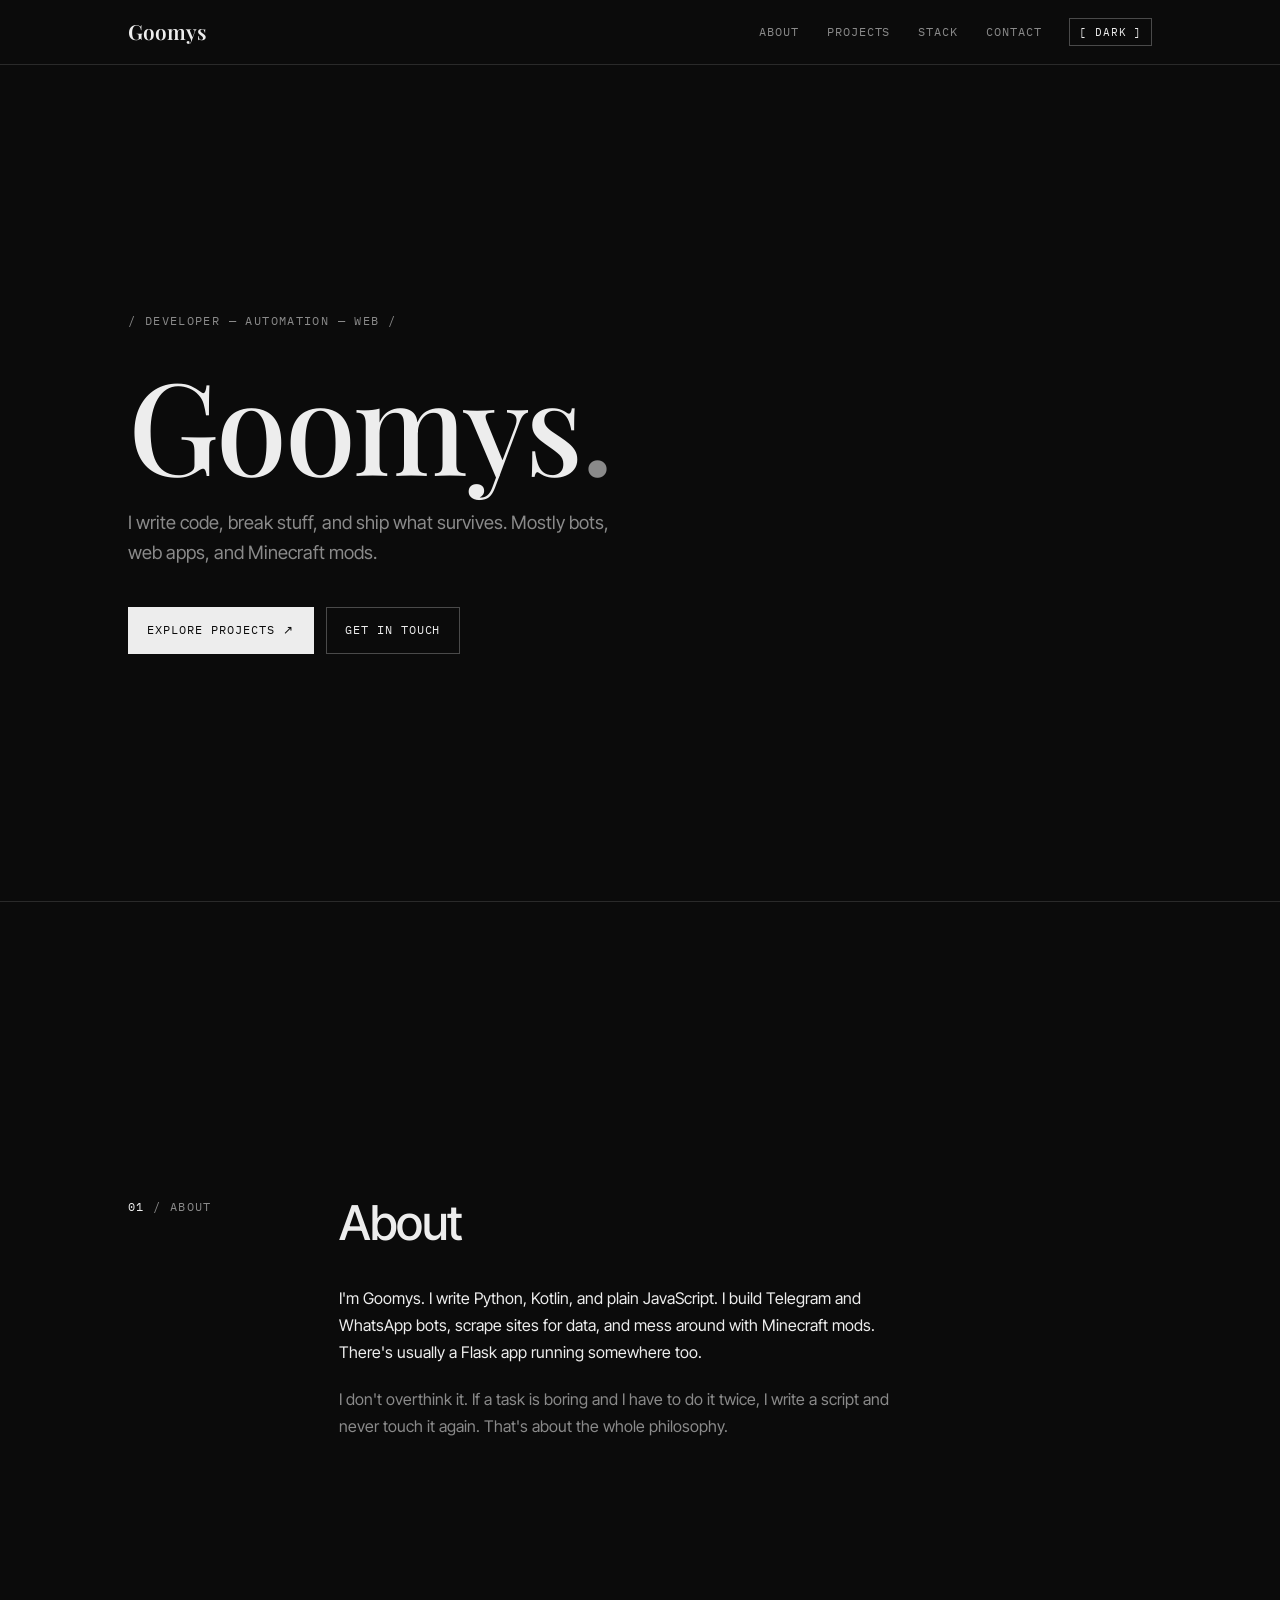
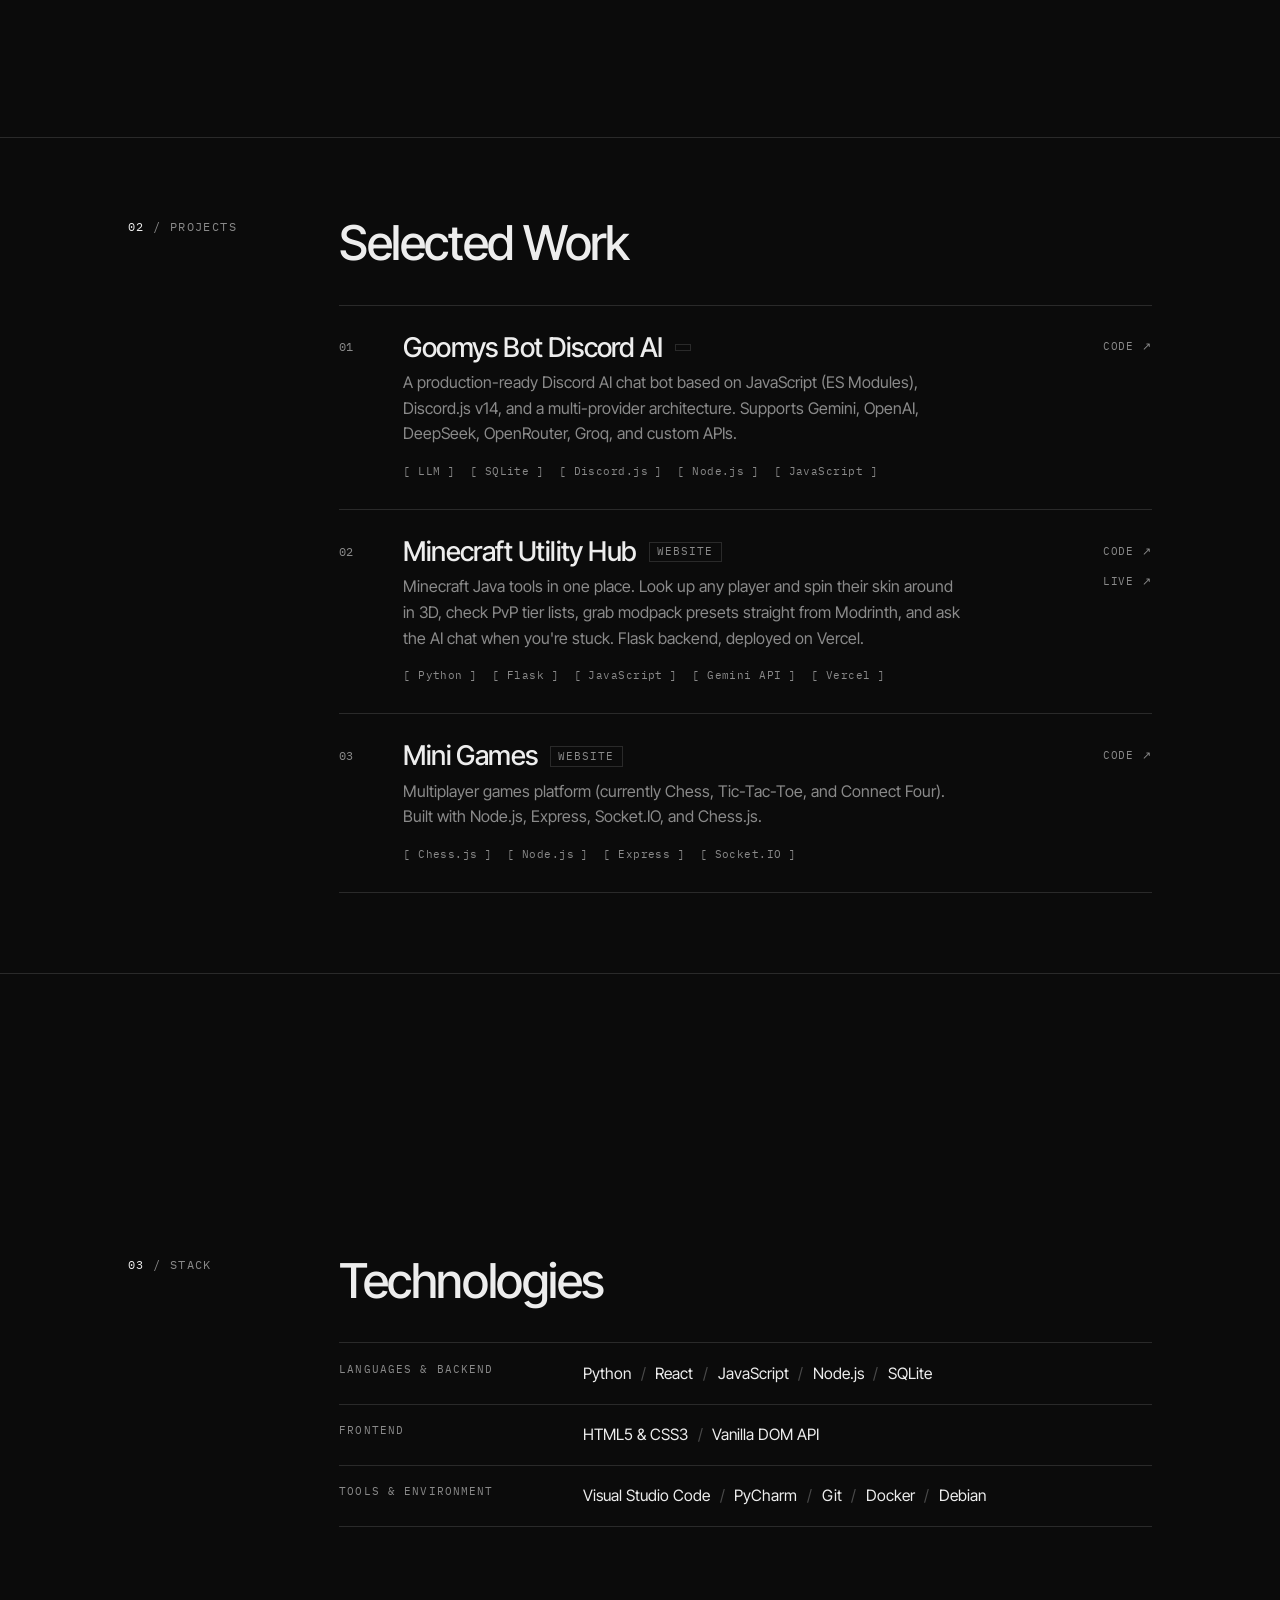
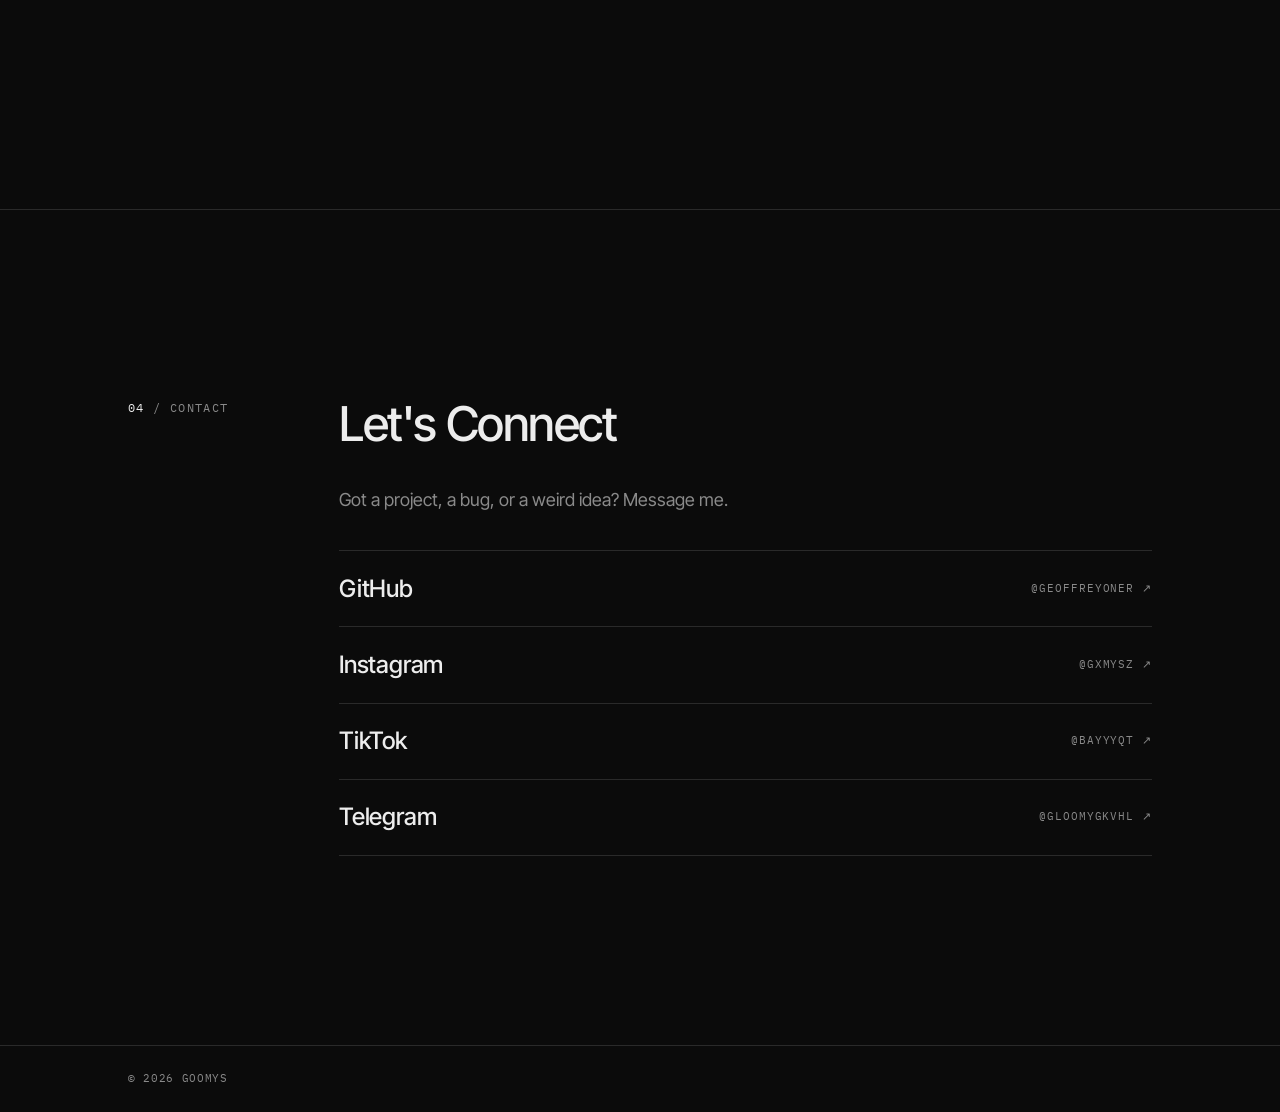
<file: static/index.html>
<!DOCTYPE html>
<html lang="en">
<head>
    <meta charset="UTF-8">
    <meta name="viewport" content="width=device-width, initial-scale=1.0">
    <title>Goomys | Dev</title>
    <meta name="description" content="Goomys — I write Python, Kotlin, and plain JavaScript. Bots, web apps, and Minecraft mods.">
    <link rel="canonical" href="https://goomys.biz.id/">
    <link rel="icon" href="/favicon.ico" sizes="any">

    <meta property="og:type" content="website">
    <meta property="og:site_name" content="Goomys">
    <meta property="og:title" content="Goomys | Dev">
    <meta property="og:description" content="Goomys — I write Python, Kotlin, and plain JavaScript. Bots, web apps, and Minecraft mods.">
    <meta property="og:url" content="https://goomys.biz.id/">
    <meta name="twitter:card" content="summary">

    <link rel="preload" href="assets/fonts/inter-tight-var.woff2" as="font" type="font/woff2" crossorigin>
    <link rel="preload" href="assets/fonts/playfair-display-var.woff2" as="font" type="font/woff2" crossorigin>
    <link rel="stylesheet" href="css/style.css">

    <script src="js/theme-init.js"></script>
</head>
<body>
    <a href="#main" class="skip">Skip to content</a>
    <div class="scroll-progress" id="scroll-progress"></div>

    <nav class="navbar" aria-label="Primary">
        <div class="wrap nav-inner">
            <a href="#home" class="brand">
                Goomys
            </a>
            <button class="mobile-menu-btn" aria-expanded="false" aria-controls="primary-nav" aria-label="Toggle menu">
                <svg viewBox="0 0 24 24" width="22" height="22" stroke="currentColor" stroke-width="2" fill="none" aria-hidden="true"><path d="M4 6h16M4 12h16M4 18h16"></path></svg>
            </button>
            <div class="nav-links" id="primary-nav">
                <a href="#about" class="nav-link">About</a>
                <a href="#projects" class="nav-link">Projects</a>
                <a href="#stack" class="nav-link">Stack</a>
                <a href="#contact" class="nav-link">Contact</a>
                <button id="theme-toggle" class="theme-toggle" type="button" aria-pressed="true" aria-label="Switch to light mode">[ Dark ]</button>
            </div>
        </div>
    </nav>

    <main id="main">
        <section id="home" class="hero">
            <div class="wrap">
                <p class="eyebrow hero-eyebrow reveal">/ Developer — Automation — Web / </p>
                <h1 class="hero-title reveal">Goomys<span class="hero-dot">.</span></h1>
                <p class="hero-desc reveal">I write code, break stuff, and ship what survives. Mostly bots, web apps, and Minecraft mods.</p>
                <div class="hero-actions reveal">
                    <a href="#projects" class="btn btn--solid">Explore Projects <span class="arrow" aria-hidden="true">↗</span></a>
                    <a href="#contact" class="btn">Get in touch</a>
                </div>
            </div>
        </section>

        <section id="about" class="section">
            <div class="wrap section-grid">
                <p class="section-label"><span class="num">01</span> / About</p>
                <div>
                    <h2 class="section-title reveal">About</h2>
                    <div class="prose reveal">
                        <p>I'm Goomys. I write Python, Kotlin, and plain JavaScript. I build Telegram and WhatsApp bots, scrape sites for data, and mess around with Minecraft mods. There's usually a Flask app running somewhere too.</p>
                        <p>I don't overthink it. If a task is boring and I have to do it twice, I write a script and never touch it again. That's about the whole philosophy.</p>
                    </div>
                </div>
            </div>
        </section>

        <section id="projects" class="section">
            <div class="wrap section-grid">
                <p class="section-label"><span class="num">02</span> / Projects</p>
                <div>
                    <h2 class="section-title reveal">Selected Work</h2>
                    <ol id="projects-list" class="project-list reveal"></ol>
                </div>
            </div>
        </section>

        <section id="stack" class="section">
            <div class="wrap section-grid">
                <p class="section-label"><span class="num">03</span> / Stack</p>
                <div>
                    <h2 class="section-title reveal">Technologies</h2>
                    <div class="spec reveal">
                        <div class="spec-row">
                            <span class="spec-label">Languages &amp; Backend</span>
                            <div class="spec-items">
                                <span>Python</span><span>React</span><span>JavaScript</span><span>Node.js</span><span>SQLite</span>
                            </div>
                        </div>
                        <div class="spec-row">
                            <span class="spec-label">Frontend</span>
                            <div class="spec-items">
                                <span>HTML5 &amp; CSS3</span><span>Vanilla DOM API</span>
                            </div>
                        </div>
                        <div class="spec-row">
                            <span class="spec-label">Tools &amp; Environment</span>
                            <div class="spec-items">
                                <span>Visual Studio Code</span><span>PyCharm</span><span>Git</span><span>Docker</span><span>Debian</span>
                            </div>
                        </div>
                    </div>
                </div>
            </div>
        </section>

        <section id="contact" class="section">
            <div class="wrap section-grid">
                <p class="section-label"><span class="num">04</span> / Contact</p>
                <div>
                    <h2 class="section-title reveal">Let's Connect</h2>
                    <p class="contact-intro reveal">Got a project, a bug, or a weird idea? Message me.</p>
                    <ul class="contact-list reveal">
                        <li>
                            <a href="https://github.com/geoffreyoner" target="_blank" rel="noopener noreferrer" class="contact-row">
                                <span class="contact-name">GitHub</span>
                                <span class="contact-meta">@geoffreyoner <span class="contact-arrow" aria-hidden="true">↗</span></span>
                            </a>
                        </li>
                        <li>
                            <a href="https://instagram.com/gxmysz" target="_blank" rel="noopener noreferrer" class="contact-row">
                                <span class="contact-name">Instagram</span>
                                <span class="contact-meta">@gxmysz <span class="contact-arrow" aria-hidden="true">↗</span></span>
                            </a>
                        </li>
                        <li>
                            <a href="https://tiktok.com/@bayyyqt" target="_blank" rel="noopener noreferrer" class="contact-row">
                                <span class="contact-name">TikTok</span>
                                <span class="contact-meta">@bayyyqt <span class="contact-arrow" aria-hidden="true">↗</span></span>
                            </a>
                        </li>
                        <li>
                            <a href="https://t.me/gloomygkvhl" target="_blank" rel="noopener noreferrer" class="contact-row">
                                <span class="contact-name">Telegram</span>
                                <span class="contact-meta">@gloomygkvhl <span class="contact-arrow" aria-hidden="true">↗</span></span>
                            </a>
                        </li>
                    </ul>
                </div>
            </div>
        </section>
    </main>

    <footer class="footer">
        <div class="wrap footer-inner">
            <p>© <span id="footer-year">2026</span> Goomys</p>
        </div>
    </footer>

    <script src="js/year.js" defer></script>
    <script type="module" src="js/main.js"></script>
</body>
</html>
</file>
<file: static/css/style.css>
@font-face {
    font-family: 'Inter Tight';
    font-style: normal;
    font-weight: 400 700;
    font-display: swap;
    src: url('../assets/fonts/inter-tight-var.woff2') format('woff2');
    unicode-range: U+0000-00FF, U+0131, U+0152-0153, U+02BB-02BC, U+02C6, U+02DA, U+02DC, U+0304, U+0308, U+0329, U+2000-206F, U+20AC, U+2122, U+2191, U+2193, U+2212, U+2215, U+FEFF, U+FFFD;
}

@font-face {
    font-family: 'IBM Plex Mono';
    font-style: normal;
    font-weight: 400;
    font-display: swap;
    src: url('../assets/fonts/ibm-plex-mono-400.woff2') format('woff2');
    unicode-range: U+0000-00FF, U+0131, U+0152-0153, U+02BB-02BC, U+02C6, U+02DA, U+02DC, U+0304, U+0308, U+0329, U+2000-206F, U+20AC, U+2122, U+2191, U+2193, U+2212, U+2215, U+FEFF, U+FFFD;
}

@font-face {
    font-family: 'IBM Plex Mono';
    font-style: normal;
    font-weight: 500;
    font-display: swap;
    src: url('../assets/fonts/ibm-plex-mono-500.woff2') format('woff2');
    unicode-range: U+0000-00FF, U+0131, U+0152-0153, U+02BB-02BC, U+02C6, U+02DA, U+02DC, U+0304, U+0308, U+0329, U+2000-206F, U+20AC, U+2122, U+2191, U+2193, U+2212, U+2215, U+FEFF, U+FFFD;
}

@font-face {
    font-family: 'Playfair Display';
    font-style: normal;
    font-weight: 400 900;
    font-display: swap;
    src: url('../assets/fonts/playfair-display-var.woff2') format('woff2');
    unicode-range: U+0000-00FF, U+0131, U+0152-0153, U+02BB-02BC, U+02C6, U+02DA, U+02DC, U+0304, U+0308, U+0329, U+2000-206F, U+20AC, U+2122, U+2191, U+2193, U+2212, U+2215, U+FEFF, U+FFFD;
}

:root {
    --font-sans: 'Inter Tight', system-ui, -apple-system, 'Segoe UI', Roboto, sans-serif;
    --font-serif: 'Playfair Display', Georgia, 'Times New Roman', serif;
    --font-mono: 'IBM Plex Mono', ui-monospace, SFMono-Regular, Menlo, Consolas, monospace;

    --bg: #0b0b0b;
    --surface: #121212;
    --text: #ededed;
    --muted: #8a8a8a;
    --line: #2a2a2a;
    --line-strong: #4a4a4a;

    --max: 1120px;
    --nav-h: 64px;
    --pad: clamp(1.25rem, 5vw, 3rem);
    --ease: cubic-bezier(0.2, 0.7, 0.2, 1);

    color-scheme: dark;
}

[data-theme="light"] {
    --bg: #f2f2ee;
    --surface: #ffffff;
    --text: #0b0b0b;
    --muted: #5c5c5c;
    --line: #d6d6d0;
    --line-strong: #9a9a94;

    color-scheme: light;
}

*, *::before, *::after { box-sizing: border-box; }

html {
    scroll-behavior: smooth;
    -webkit-text-size-adjust: 100%;
}

body {
    margin: 0;
    background: var(--bg);
    color: var(--text);
    font-family: var(--font-sans);
    font-size: 1rem;
    line-height: 1.6;
    -webkit-font-smoothing: antialiased;
    text-rendering: optimizeLegibility;
    overflow-x: clip;
}

section[id] { scroll-margin-top: var(--nav-h); }

h1, h2, h3 {
    margin: 0;
    font-weight: 500;
    line-height: 1.05;
    letter-spacing: -0.03em;
}

p { margin: 0; }
a { color: inherit; }
img { display: block; max-width: 100%; }

::selection {
    background: var(--text);
    color: var(--bg);
}

:focus-visible {
    outline: 2px solid var(--text);
    outline-offset: 3px;
}

.theme-transition,
.theme-transition *,
.theme-transition *::before,
.theme-transition *::after {
    transition: background-color 0.3s ease, color 0.3s ease,
                border-color 0.3s ease, fill 0.3s ease, stroke 0.3s ease !important;
}

.wrap {
    width: 100%;
    max-width: var(--max);
    margin: 0 auto;
    padding-inline: var(--pad);
}

.skip {
    position: absolute;
    top: 0;
    left: -9999px;
    z-index: 1000;
    padding: 0.75rem 1rem;
    background: var(--text);
    color: var(--bg);
    font-family: var(--font-mono);
    font-size: 0.75rem;
    text-transform: uppercase;
    letter-spacing: 0.08em;
    text-decoration: none;
}

.skip:focus { left: 0; }

.scroll-progress {
    position: fixed;
    top: 0;
    left: 0;
    z-index: 200;
    width: 0;
    height: 2px;
    background: var(--text);
}

/* ---------- Nav ---------- */

.navbar {
    position: sticky;
    top: 0;
    z-index: 100;
    background: var(--bg);
    border-bottom: 1px solid var(--line);
}

.nav-inner {
    display: flex;
    align-items: center;
    justify-content: space-between;
    gap: 1.5rem;
    height: 64px;
}

.brand {
    display: inline-flex;
    align-items: center;
    gap: 0.6rem;
    font-family: var(--font-serif);
    font-size: 1.3rem;
    font-weight: 600;
    letter-spacing: 0;
    text-decoration: none;
}

.brand-mark {
    width: 9px;
    height: 9px;
    background: var(--text);
}

.nav-links {
    display: flex;
    align-items: center;
    gap: 1.75rem;
}

.nav-link {
    position: relative;
    padding-block: 0.25rem;
    font-family: var(--font-mono);
    font-size: 0.72rem;
    text-transform: uppercase;
    letter-spacing: 0.08em;
    text-decoration: none;
    color: var(--muted);
    transition: color 0.2s ease;
}

.nav-link::after {
    content: '';
    position: absolute;
    left: 0;
    bottom: 0;
    width: 0;
    height: 1px;
    background: var(--text);
    transition: width 0.25s var(--ease);
}

.nav-link:hover,
.nav-link.active { color: var(--text); }

.nav-link:hover::after,
.nav-link.active::after { width: 100%; }

.theme-toggle {
    padding: 0.4rem 0.55rem;
    border: 1px solid var(--line-strong);
    background: transparent;
    color: var(--text);
    font-family: var(--font-mono);
    font-size: 0.68rem;
    letter-spacing: 0.08em;
    text-transform: uppercase;
    cursor: pointer;
    transition: background-color 0.2s ease, color 0.2s ease, border-color 0.2s ease;
}

.theme-toggle:hover {
    background: var(--text);
    color: var(--bg);
    border-color: var(--text);
}

.mobile-menu-btn {
    display: none;
    align-items: center;
    justify-content: center;
    width: 40px;
    height: 40px;
    padding: 0;
    border: 1px solid var(--line);
    background: transparent;
    color: var(--text);
    cursor: pointer;
}

/* ---------- Typography helpers ---------- */

.eyebrow,
.section-label,
.meta {
    font-family: var(--font-mono);
    font-size: 0.72rem;
    text-transform: uppercase;
    letter-spacing: 0.12em;
    color: var(--muted);
}

/* ---------- Hero ---------- */

.hero {
    display: flex;
    flex-direction: column;
    justify-content: center;
    min-height: calc(100vh - var(--nav-h));
    min-height: calc(100svh - var(--nav-h));
    padding-block: clamp(4.5rem, 14vh, 9rem);
}

.hero-eyebrow {
    margin-bottom: 2rem;
}

.hero-title {
    margin-bottom: 1.5rem;
    font-family: var(--font-serif);
    font-size: clamp(3.5rem, 12vw, 8rem);
    font-weight: 500;
    line-height: 0.95;
    letter-spacing: -0.02em;
}

.hero-dot { color: var(--muted); }

.hero-desc {
    max-width: 46ch;
    margin-bottom: 2.5rem;
    color: var(--muted);
    font-size: clamp(1rem, 1.5vw, 1.15rem);
}

.hero-actions {
    display: flex;
    flex-wrap: wrap;
    gap: 0.75rem;
}

/* ---------- Buttons ---------- */

.btn {
    display: inline-flex;
    align-items: center;
    gap: 0.55rem;
    padding: 0.8rem 1.15rem;
    border: 1px solid var(--line-strong);
    background: transparent;
    color: var(--text);
    font-family: var(--font-mono);
    font-size: 0.74rem;
    letter-spacing: 0.08em;
    text-transform: uppercase;
    text-decoration: none;
    cursor: pointer;
    transition: background-color 0.2s ease, color 0.2s ease, border-color 0.2s ease;
}

.btn:hover {
    background: var(--text);
    color: var(--bg);
    border-color: var(--text);
}

.btn--solid {
    background: var(--text);
    color: var(--bg);
    border-color: var(--text);
}

.btn--solid:hover {
    background: transparent;
    color: var(--text);
    border-color: var(--line-strong);
}

.btn .arrow {
    transition: transform 0.2s ease;
}

.btn:hover .arrow { transform: translate(2px, -2px); }

/* ---------- Sections ---------- */

.section {
    display: flex;
    flex-direction: column;
    justify-content: center;
    min-height: calc(100vh - var(--nav-h));
    min-height: calc(100svh - var(--nav-h));
    padding-block: clamp(3rem, 8vh, 6rem);
    border-top: 1px solid var(--line);
}

.section-grid {
    display: grid;
    grid-template-columns: 160px minmax(0, 1fr);
    gap: clamp(1.5rem, 4vw, 4rem);
    align-items: start;
}

.section-label {
    position: sticky;
    top: 88px;
    margin: 0;
}

.section-label .num { color: var(--text); }

.section-title {
    margin-bottom: 2.25rem;
    font-size: clamp(1.8rem, 4vw, 3rem);
}

/* ---------- About ---------- */

.prose {
    display: grid;
    gap: 1.25rem;
    max-width: 62ch;
    font-size: clamp(1rem, 1.2vw, 1.1rem);
    line-height: 1.7;
}

.prose p { color: var(--muted); }
.prose p:first-child { color: var(--text); }

/* ---------- Projects ---------- */

.project-list {
    margin: 0;
    padding: 0;
    list-style: none;
    border-top: 1px solid var(--line);
}

.project-row {
    display: grid;
    grid-template-columns: 2.5rem minmax(0, 1fr) auto;
    gap: 1.5rem;
    padding-block: 1.75rem;
    border-bottom: 1px solid var(--line);
    transition: background-color 0.2s ease;
}

.project-row:hover {
    background: var(--surface);
}

.project-index {
    padding-top: 0.3rem;
    font-family: var(--font-mono);
    font-size: 0.72rem;
    color: var(--muted);
}

.project-top {
    display: flex;
    flex-wrap: wrap;
    align-items: center;
    gap: 0.75rem;
    margin-bottom: 0.5rem;
}

.project-title {
    font-size: clamp(1.25rem, 2.2vw, 1.7rem);
    letter-spacing: -0.02em;
}

.project-category {
    padding: 0.15rem 0.45rem;
    border: 1px solid var(--line);
    font-family: var(--font-mono);
    font-size: 0.66rem;
    line-height: 1.3;
    text-transform: uppercase;
    letter-spacing: 0.1em;
    color: var(--muted);
}

.project-desc {
    max-width: 62ch;
    margin-bottom: 1rem;
    color: var(--muted);
}

.project-tech {
    display: flex;
    flex-wrap: wrap;
    gap: 0.4rem 0.9rem;
    margin: 0;
    padding: 0;
    list-style: none;
    font-family: var(--font-mono);
    font-size: 0.7rem;
    letter-spacing: 0.04em;
    color: var(--muted);
}

.project-tech li::before { content: '[ '; }
.project-tech li::after { content: ' ]'; }

.project-links {
    display: flex;
    flex-direction: column;
    align-items: flex-end;
    gap: 0.6rem;
    padding-top: 0.3rem;
    font-family: var(--font-mono);
    font-size: 0.7rem;
    text-transform: uppercase;
    letter-spacing: 0.08em;
}

.project-links a {
    padding-bottom: 2px;
    border-bottom: 1px solid transparent;
    color: var(--muted);
    text-decoration: none;
    transition: color 0.2s ease, border-color 0.2s ease;
}

.project-links a:hover {
    color: var(--text);
    border-color: var(--text);
}

/* ---------- Stack ---------- */

.spec { border-top: 1px solid var(--line); }

.spec-row {
    display: grid;
    grid-template-columns: 220px minmax(0, 1fr);
    gap: 1.5rem;
    padding-block: 1.1rem;
    border-bottom: 1px solid var(--line);
}

.spec-label {
    font-family: var(--font-mono);
    font-size: 0.7rem;
    text-transform: uppercase;
    letter-spacing: 0.1em;
    color: var(--muted);
}

.spec-items {
    display: flex;
    flex-wrap: wrap;
    font-size: 0.98rem;
}

.spec-items span + span::before {
    content: '/';
    margin-inline: 0.6rem;
    color: var(--line-strong);
}

/* ---------- Contact ---------- */

.contact-intro {
    max-width: 48ch;
    margin-bottom: 2.25rem;
    color: var(--muted);
    font-size: clamp(1rem, 1.4vw, 1.15rem);
}

.contact-list {
    margin: 0;
    padding: 0;
    list-style: none;
    border-top: 1px solid var(--line);
}

.contact-list li { border-bottom: 1px solid var(--line); }

.contact-row {
    display: flex;
    align-items: center;
    justify-content: space-between;
    gap: 1rem;
    padding-block: 1.15rem;
    text-decoration: none;
    transition: padding-left 0.2s ease;
}

.contact-row:hover { padding-left: 0.5rem; }

.contact-name {
    font-size: clamp(1.15rem, 2vw, 1.5rem);
    font-weight: 500;
    letter-spacing: -0.01em;
}

.contact-meta {
    display: inline-flex;
    align-items: center;
    gap: 0.5rem;
    font-family: var(--font-mono);
    font-size: 0.7rem;
    text-transform: uppercase;
    letter-spacing: 0.08em;
    color: var(--muted);
}

.contact-arrow { transition: transform 0.2s ease; }
.contact-row:hover .contact-arrow { transform: translate(2px, -2px); }

/* ---------- Footer ---------- */

.footer {
    border-top: 1px solid var(--line);
    padding-block: 1.5rem;
}

.footer-inner {
    display: flex;
    flex-wrap: wrap;
    justify-content: space-between;
    gap: 0.75rem;
    font-family: var(--font-mono);
    font-size: 0.7rem;
    text-transform: uppercase;
    letter-spacing: 0.06em;
    color: var(--muted);
}

/* ---------- 404 ---------- */

.error-page {
    display: flex;
    align-items: center;
    min-height: 100svh;
    padding-block: clamp(4rem, 12vh, 8rem) 3rem;
}

.error-card { max-width: 560px; }

.error-code {
    margin-bottom: 1.25rem;
    font-family: var(--font-mono);
    font-size: clamp(2.5rem, 10vw, 4.5rem);
    letter-spacing: -0.04em;
    color: var(--muted);
}

.error-title {
    margin-bottom: 0.75rem;
    font-size: clamp(1.6rem, 4vw, 2.4rem);
}

.error-desc {
    max-width: 44ch;
    margin-bottom: 2rem;
    color: var(--muted);
}

.error-actions {
    display: flex;
    flex-wrap: wrap;
    gap: 0.75rem;
}

/* ---------- Motion ---------- */

@keyframes reveal-up {
    from { opacity: 0; transform: translateY(16px); }
    to   { opacity: 1; transform: none; }
}

.js .reveal {
    opacity: 0;
    transform: translateY(16px);
    transition: opacity 0.6s var(--ease), transform 0.6s var(--ease);
}

.js .reveal.visible {
    opacity: 1;
    transform: none;
}

/* Hero intro staggers in */
.js .hero .reveal:nth-child(1) { transition-delay: 0.05s; }
.js .hero .reveal:nth-child(2) { transition-delay: 0.12s; }
.js .hero .reveal:nth-child(3) { transition-delay: 0.19s; }
.js .hero .reveal:nth-child(4) { transition-delay: 0.26s; }

/* Section content follows its title */
.js .section-grid > div > .reveal:nth-child(2) { transition-delay: 0.08s; }
.js .section-grid > div > .reveal:nth-child(3) { transition-delay: 0.16s; }

/* Rows stagger once their container is visible */
.js .project-list.visible .project-row,
.js .spec.visible .spec-row,
.js .contact-list.visible li,
.js .prose.visible p {
    animation: reveal-up 0.55s var(--ease) both;
}

.js .project-list.visible .project-row:nth-child(2),
.js .spec.visible .spec-row:nth-child(2),
.js .contact-list.visible li:nth-child(2),
.js .prose.visible p:nth-child(2) { animation-delay: 0.08s; }

.js .project-list.visible .project-row:nth-child(3),
.js .spec.visible .spec-row:nth-child(3),
.js .contact-list.visible li:nth-child(3) { animation-delay: 0.16s; }

.js .project-list.visible .project-row:nth-child(4),
.js .contact-list.visible li:nth-child(4) { animation-delay: 0.24s; }

/* ---------- Responsive ---------- */

@media (max-width: 768px) {
    .mobile-menu-btn { display: inline-flex; }

    .nav-links {
        position: absolute;
        top: 100%;
        left: 0;
        right: 0;
        flex-direction: column;
        align-items: stretch;
        gap: 0;
        max-height: 0;
        padding-inline: var(--pad);
        overflow: hidden;
        visibility: hidden;
        background: var(--bg);
        border-bottom: 1px solid var(--line);
        transition: max-height 0.3s var(--ease), visibility 0.3s, padding 0.3s var(--ease);
    }

    .nav-links.show {
        max-height: 360px;
        padding-block: 0.5rem;
        visibility: visible;
    }

    .nav-link {
        padding-block: 0.85rem;
        border-bottom: 1px solid var(--line);
        font-size: 0.8rem;
    }

    .nav-link::after { display: none; }

    .theme-toggle {
        align-self: flex-start;
        margin-block: 1rem;
    }

    .section-grid {
        grid-template-columns: 1fr;
        gap: 1rem;
    }

    .section-label {
        position: static;
    }

    .section-title { margin-bottom: 1.5rem; }

    .project-row {
        grid-template-columns: 2rem minmax(0, 1fr);
        gap: 0.75rem 1rem;
    }

    .project-links {
        grid-column: 2;
        flex-direction: row;
        align-items: flex-start;
        justify-content: flex-start;
        padding-top: 0;
    }

    .spec-row {
        grid-template-columns: 1fr;
        gap: 0.35rem;
    }
}

@media (prefers-reduced-motion: reduce) {
    html { scroll-behavior: auto; }

    *, *::before, *::after {
        animation-duration: 0.01ms !important;
        animation-delay: 0s !important;
        animation-iteration-count: 1 !important;
        transition-duration: 0.01ms !important;
        transition-delay: 0s !important;
    }

    .js .reveal {
        opacity: 1;
        transform: none;
    }
}
</file>
